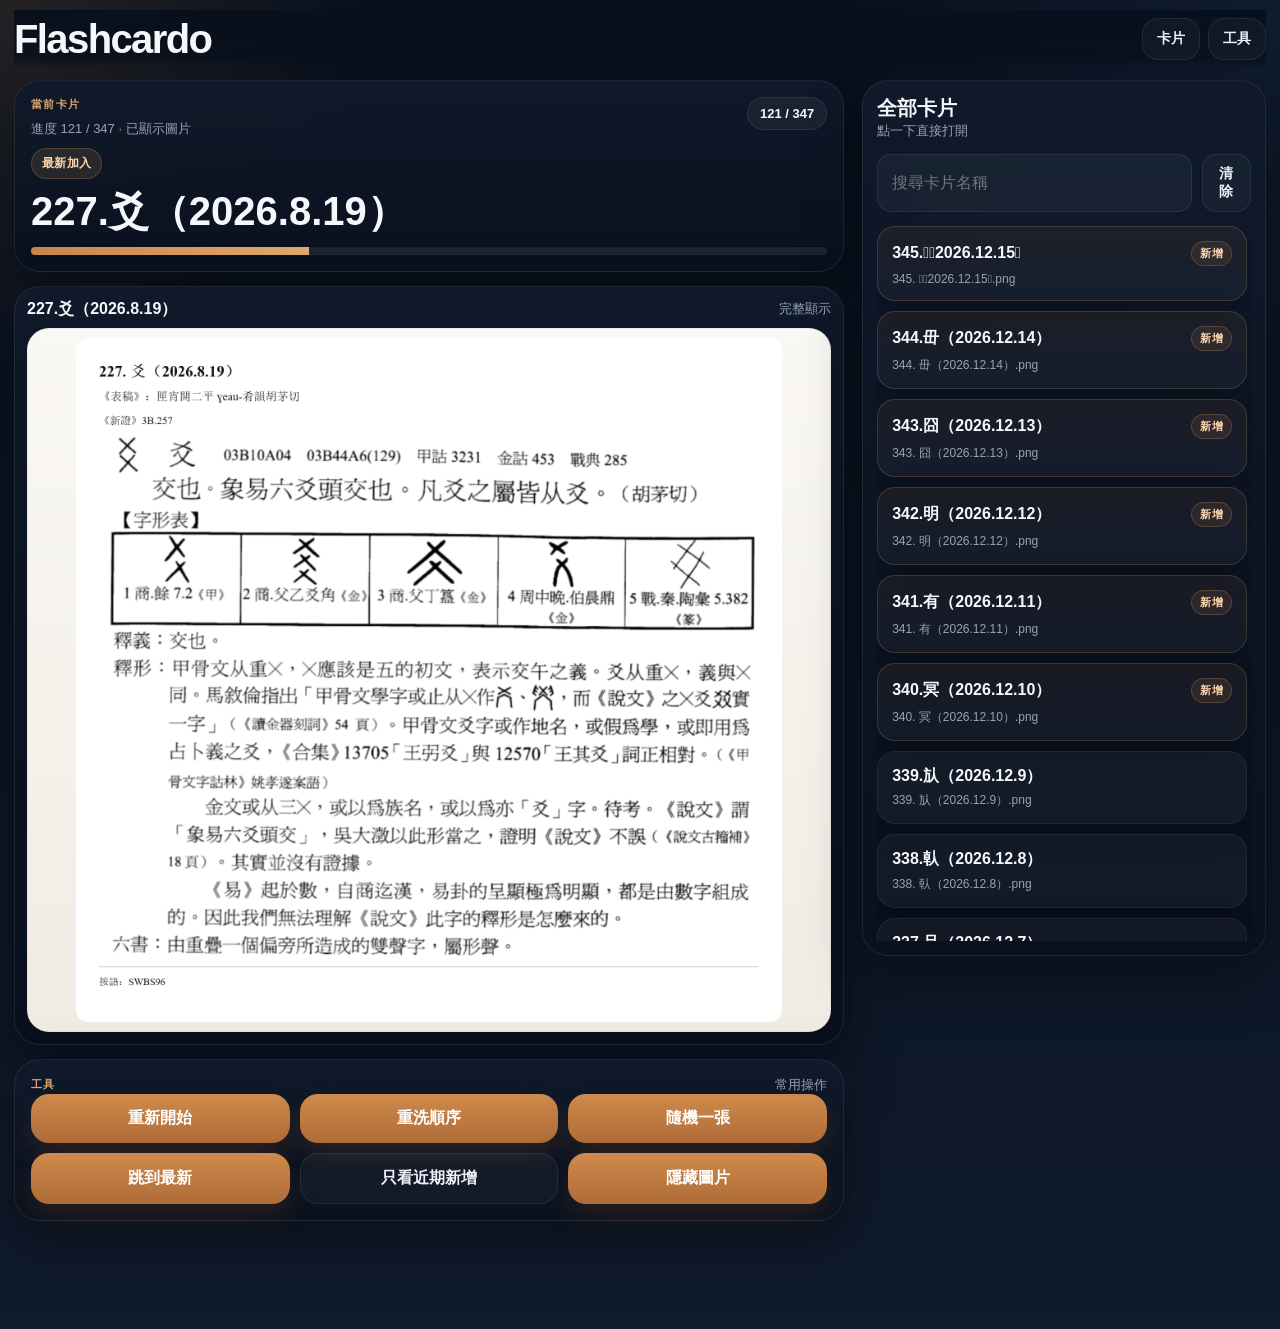
<file: index.html>
<!DOCTYPE html>
<html lang="zh-Hant">
<head>
  <meta charset="UTF-8">
  <meta name="viewport" content="width=device-width, initial-scale=1, viewport-fit=cover, user-scalable=yes">
  <meta name="theme-color" content="#0d1524">
  <meta name="apple-mobile-web-app-capable" content="yes">
  <meta name="apple-mobile-web-app-status-bar-style" content="black-translucent">
  <meta name="apple-mobile-web-app-title" content="Flashcardo">
  <meta name="mobile-web-app-capable" content="yes">
  <link rel="manifest" href="manifest.webmanifest">
  <link rel="icon" type="image/png" sizes="192x192" href="icons/icon-192.png">
  <link rel="apple-touch-icon" href="icons/apple-touch-icon.png">
  <title>Flashcardo</title>
  <link rel="stylesheet" href="styles.css">
</head>
<body>
  <div class="app-shell">
    <header class="topbar compact-topbar">
      <div class="topbar-main compact-title-row">
        <h1>Flashcardo</h1>
      </div>
      <div class="topbar-actions compact-actions">
        <button id="toggleListBtn" class="ghost-btn compact-btn" type="button">卡片</button>
        <button id="toggleToolsBtn" class="ghost-btn compact-btn" type="button">工具</button>
      </div>
    </header>

    <main class="layout">
      <section class="main-panel">
        <div class="prompt-card tappable" id="promptCard">
          <div class="prompt-head">
            <div>
              <div class="label">當前卡片</div>
              <div id="quizInfo" class="subtle">尚未開始</div>
            </div>
            <div class="pill" id="cardCounter">0 / 0</div>
          </div>
          <div id="quizPrompt" class="prompt-text">按「開始」進入測驗</div>
          <div class="progress-track" aria-hidden="true">
            <div id="progressFill" class="progress-fill"></div>
          </div>
        </div>

        <div class="viewer-card">
          <div class="viewer-topline">
            <span id="viewerTitle">圖片</span>
            <span id="viewerMeta" class="subtle">完整顯示</span>
          </div>
          <div id="imageViewport" class="image-viewport">
            <div id="imageStage" class="image-stage">
              <div class="placeholder">尚未顯示圖片</div>
            </div>
          </div>
        </div>

        <div id="toolsCard" class="controls-card hidden-mobile-panel">
          <div class="controls-head">
            <div class="label no-margin">工具</div>
            <div class="subtle">常用操作</div>
          </div>
          <div class="button-grid refined-grid">
            <button id="startBtn" type="button">重新開始</button>
            <button id="shuffleBtn" type="button">重洗順序</button>
            <button id="randomBtn" type="button">隨機一張</button>
            <button id="latestBtn" type="button">跳到最新</button>
            <button id="recentBtn" type="button" class="ghost-btn">只看近期新增</button>
            <button id="hideBtn" type="button">隱藏圖片</button>
          </div>
        </div>
      </section>

      <aside id="listPanel" class="list-panel" aria-hidden="true">
        <div class="list-header">
          <div>
            <h2>全部卡片</h2>
            <div class="subtle">點一下直接打開</div>
          </div>
          <button id="closeListBtn" class="ghost-btn small-btn" type="button">關閉</button>
        </div>
        <div class="search-row">
          <input id="searchInput" type="search" placeholder="搜尋卡片名稱">
          <button id="clearSearchBtn" class="ghost-btn small-btn" type="button">清除</button>
        </div>
        <div id="cards" class="cards-list"></div>
      </aside>

      <div id="drawerBackdrop" class="drawer-backdrop hidden"></div>
    </main>

    <nav class="mobile-action-bar" aria-label="主要操作">
      <button id="mobilePrevBtn" type="button">上一張</button>
      <button id="mobileRevealBtn" type="button" class="accent-strong">顯示圖片</button>
      <button id="mobileNextBtn" type="button">下一張</button>
    </nav>
  </div>

  <script>window.__FLASHCARDO_CARDS__ = [{"id": 345, "name": "345. 𢎘（2026.12.15）.png", "title": "345.𢎘（2026.12.15）", "src": "images/345.%20%F0%A2%8E%98%EF%BC%882026.12.15%EF%BC%89.png"}, {"id": 344, "name": "344. 毌（2026.12.14）.png", "title": "344.毌（2026.12.14）", "src": "images/344.%20%E6%AF%8C%EF%BC%882026.12.14%EF%BC%89.png"}, {"id": 343, "name": "343. 囧（2026.12.13）.png", "title": "343.囧（2026.12.13）", "src": "images/343.%20%E5%9B%A7%EF%BC%882026.12.13%EF%BC%89.png"}, {"id": 342, "name": "342. 明（2026.12.12）.png", "title": "342.明（2026.12.12）", "src": "images/342.%20%E6%98%8E%EF%BC%882026.12.12%EF%BC%89.png"}, {"id": 341, "name": "341. 有（2026.12.11）.png", "title": "341.有（2026.12.11）", "src": "images/341.%20%E6%9C%89%EF%BC%882026.12.11%EF%BC%89.png"}, {"id": 340, "name": "340. 冥（2026.12.10）.png", "title": "340.冥（2026.12.10）", "src": "images/340.%20%E5%86%A5%EF%BC%882026.12.10%EF%BC%89.png"}, {"id": 339, "name": "339. 㫃（2026.12.9）.png", "title": "339.㫃（2026.12.9）", "src": "images/339.%20%E3%AB%83%EF%BC%882026.12.9%EF%BC%89.png"}, {"id": 338, "name": "338. 倝（2026.12.8）.png", "title": "338.倝（2026.12.8）", "src": "images/338.%20%E5%80%9D%EF%BC%882026.12.8%EF%BC%89.png"}, {"id": 337, "name": "337. 旦（2026.12.7）.png", "title": "337.旦（2026.12.7）", "src": "images/337.%20%E6%97%A6%EF%BC%882026.12.7%EF%BC%89.png"}, {"id": 336, "name": "336. 𨛜（2026.12.6）.png", "title": "336.𨛜（2026.12.6）", "src": "images/336.%20%F0%A8%9B%9C%EF%BC%882026.12.6%EF%BC%89.png"}, {"id": 335, "name": "335. 邑（2026.12.5）.png", "title": "335.邑（2026.12.5）", "src": "images/335.%20%E9%82%91%EF%BC%882026.12.5%EF%BC%89.png"}, {"id": 334, "name": "334. 貝（2026.12.4）.png", "title": "334.貝（2026.12.4）", "src": "images/334.%20%E8%B2%9D%EF%BC%882026.12.4%EF%BC%89.png"}, {"id": 333, "name": "333. 員（2026.12.3）.png", "title": "333.員（2026.12.3）", "src": "images/333.%20%E5%93%A1%EF%BC%882026.12.3%EF%BC%89.png"}, {"id": 332, "name": "332. 囗（2026.12.2）.png", "title": "332.囗（2026.12.2）", "src": "images/332.%20%E5%9B%97%EF%BC%882026.12.2%EF%BC%89.png"}, {"id": 331, "name": "331. 㯻（2026.12.1）.png", "title": "331.㯻（2026.12.1）", "src": "images/331.%20%E3%AF%BB%EF%BC%882026.12.1%EF%BC%89.png"}, {"id": 330, "name": "330. 束（2026.11.30）.png", "title": "330.束（2026.11.30）", "src": "images/330.%20%E6%9D%9F%EF%BC%882026.11.30%EF%BC%89.png"}, {"id": 329, "name": "329. 桼（2026.11.29）.png", "title": "329.桼（2026.11.29）", "src": "images/329.%20%E6%A1%BC%EF%BC%882026.11.29%EF%BC%89.png"}, {"id": 328, "name": "328. 巢（2026.11.28）.png", "title": "328.巢（2026.11.28）", "src": "images/328.%20%E5%B7%A2%EF%BC%882026.11.28%EF%BC%89.png"}, {"id": 327, "name": "327. 稽（2026.11.27）.png", "title": "327.稽（2026.11.27）", "src": "images/327.%20%E7%A8%BD%EF%BC%882026.11.27%EF%BC%89.png"}, {"id": 326, "name": "326. 𥝌（2026.11.26）.png", "title": "326.𥝌（2026.11.26）", "src": "images/326.%20%F0%A5%9D%8C%EF%BC%882026.11.26%EF%BC%89.png"}, {"id": 325, "name": "325. 華（2026.11.25）.png", "title": "325.華（2026.11.25）", "src": "images/325.%20%E8%8F%AF%EF%BC%882026.11.25%EF%BC%89.png"}, {"id": 324, "name": "324. 𠌶（2026.11.24）.png", "title": "324.𠌶（2026.11.24）", "src": "images/324.%20%F0%A0%8C%B6%EF%BC%882026.11.24%EF%BC%89.png"}, {"id": 323, "name": "323. 𠂹（2026.11.23）.png", "title": "323.𠂹（2026.11.23）", "src": "images/323.%20%F0%A0%82%B9%EF%BC%882026.11.23%EF%BC%89.png"}, {"id": 322, "name": "322. 乇（2026.11.22）.png", "title": "322.乇（2026.11.22）", "src": "images/322.%20%E4%B9%87%EF%BC%882026.11.22%EF%BC%89.png"}, {"id": 321, "name": "321. 生（2026.11.21）.png", "title": "321.生（2026.11.21）", "src": "images/321.%20%E7%94%9F%EF%BC%882026.11.21%EF%BC%89.png"}, {"id": 320, "name": "320. 𣎵（2026.11.20）.png", "title": "320.𣎵（2026.11.20）", "src": "images/320.%20%F0%A3%8E%B5%EF%BC%882026.11.20%EF%BC%89.png"}, {"id": 319, "name": "319. 出（2026.11.19）.png", "title": "319.出（2026.11.19）", "src": "images/319.%20%E5%87%BA%EF%BC%882026.11.19%EF%BC%89.png"}, {"id": 318, "name": "318. 帀（2026.11.18）.png", "title": "318.帀（2026.11.18）", "src": "images/318.%20%E5%B8%80%EF%BC%882026.11.18%EF%BC%89.png"}, {"id": 317, "name": "317. 叒（2026.11.17）.png", "title": "317.叒（2026.11.17）", "src": "images/317.%20%E5%8F%92%EF%BC%882026.11.17%EF%BC%89.png"}, {"id": 316, "name": "316. 才（2026.11.16）.png", "title": "316.才（2026.11.16）", "src": "images/316.%20%E6%89%8D%EF%BC%882026.11.16%EF%BC%89.png"}, {"id": 315, "name": "315. 林（2026.11.15）.png", "title": "315.林（2026.11.15）", "src": "images/315.%20%E6%9E%97%EF%BC%882026.11.15%EF%BC%89.png"}, {"id": 314, "name": "314. 東（2026.11.14）.png", "title": "314.東（2026.11.14）", "src": "images/314.%20%E6%9D%B1%EF%BC%882026.11.14%EF%BC%89.png"}, {"id": 313, "name": "313. 桀（2026.11.13）.png", "title": "313.桀（2026.11.13）", "src": "images/313.%20%E6%A1%80%EF%BC%882026.11.13%EF%BC%89.png"}, {"id": 312, "name": "312. 久（2026.11.12）.png", "title": "312.久（2026.11.12）", "src": "images/312.%20%E4%B9%85%EF%BC%882026.11.12%EF%BC%89.png"}, {"id": 311, "name": "311. 夂（2026.11.11）.png", "title": "311.夂（2026.11.11）", "src": "images/311.%20%E5%A4%82%EF%BC%882026.11.11%EF%BC%89.png"}, {"id": 310, "name": "310. 弟（2026.11.10）.png", "title": "310.弟（2026.11.10）", "src": "images/310.%20%E5%BC%9F%EF%BC%882026.11.10%EF%BC%89.png"}, {"id": 309, "name": "309. 韋（2026.11.9）.png", "title": "309.韋（2026.11.9）", "src": "images/309.%20%E9%9F%8B%EF%BC%882026.11.9%EF%BC%89.png"}, {"id": 308, "name": "308. 舜（2026.11.8）.png", "title": "308.舜（2026.11.8）", "src": "images/308.%20%E8%88%9C%EF%BC%882026.11.8%EF%BC%89.png"}, {"id": 307, "name": "307. 舛（2026.11.7）.png", "title": "307.舛（2026.11.7）", "src": "images/307.%20%E8%88%9B%EF%BC%882026.11.7%EF%BC%89.png"}, {"id": 306, "name": "306. 夊（2026.11.6）.png", "title": "306.夊（2026.11.6）", "src": "images/306.%20%E5%A4%8A%EF%BC%882026.11.6%EF%BC%89.png"}, {"id": 305, "name": "305. 麥（2026.11.5）.png", "title": "305.麥（2026.11.5）", "src": "images/305.%20%E9%BA%A5%EF%BC%882026.11.5%EF%BC%89.png"}, {"id": 304, "name": "304. 嗇（2026.11.4）.png", "title": "304.嗇（2026.11.4）", "src": "images/304.%20%E5%97%87%EF%BC%882026.11.4%EF%BC%89.png"}, {"id": 303, "name": "303. 㐭（2026.11.3）.png", "title": "303.㐭（2026.11.3）", "src": "images/303.%20%E3%90%AD%EF%BC%882026.11.3%EF%BC%89.png"}, {"id": 302, "name": "302. 畗（2026.11.2）.png", "title": "302.畗（2026.11.2）", "src": "images/302.%20%E7%95%97%EF%BC%882026.11.2%EF%BC%89.png"}, {"id": 301, "name": "301. 㫗（2026.11.1）.png", "title": "301.㫗（2026.11.1）", "src": "images/301.%20%E3%AB%97%EF%BC%882026.11.1%EF%BC%89.png"}, {"id": 300, "name": "300. 亯（2026.10.31）.png", "title": "300.亯（2026.10.31）", "src": "images/300.%20%E4%BA%AF%EF%BC%882026.10.31%EF%BC%89.png"}, {"id": 299, "name": "299. 京（2026.10.30）.png", "title": "299.京（2026.10.30）", "src": "images/299.%20%E4%BA%AC%EF%BC%882026.10.30%EF%BC%89.png"}, {"id": 298, "name": "298. 𩫖（2026.10.29）.png", "title": "298.𩫖（2026.10.29）", "src": "images/298.%20%F0%A9%AB%96%EF%BC%882026.10.29%EF%BC%89.png"}, {"id": 297, "name": "297. 冂（2026.10.28）.png", "title": "297.冂（2026.10.28）", "src": "images/297.%20%E5%86%82%EF%BC%882026.10.28%EF%BC%89.png"}, {"id": 296, "name": "296. 高（2026.10.27）.png", "title": "296.高（2026.10.27）", "src": "images/296.%20%E9%AB%98%EF%BC%882026.10.27%EF%BC%89.png"}, {"id": 295, "name": "295. 矢（2026.10.26）.png", "title": "295.矢（2026.10.26）", "src": "images/295.%20%E7%9F%A2%EF%BC%882026.10.26%EF%BC%89.png"}, {"id": 294, "name": "294. 缶（2026.10.25）.png", "title": "294.缶（2026.10.25）", "src": "images/294.%20%E7%BC%B6%EF%BC%882026.10.25%EF%BC%89.png"}, {"id": 293, "name": "293. 入（2026.10.24）.png", "title": "293.入（2026.10.24）", "src": "images/293.%20%E5%85%A5%EF%BC%882026.10.24%EF%BC%89.png"}, {"id": 292, "name": "292. 倉（2026.10.23）.png", "title": "292.倉（2026.10.23）", "src": "images/292.%20%E5%80%89%EF%BC%882026.10.23%EF%BC%89.png"}, {"id": 291, "name": "291. 會（2026.10.22）.png", "title": "291.會（2026.10.22）", "src": "images/291.%20%E6%9C%83%EF%BC%882026.10.22%EF%BC%89.png"}, {"id": 290, "name": "290. 亼（2026.10.21）.png", "title": "290.亼（2026.10.21）", "src": "images/290.%20%E4%BA%BC%EF%BC%882026.10.21%EF%BC%89.png"}, {"id": 289, "name": "289. 鬯（2026.10.20）.png", "title": "289.鬯（2026.10.20）", "src": "images/289.%20%E9%AC%AF%EF%BC%882026.10.20%EF%BC%89.png"}, {"id": 288, "name": "288. 皀（2026.10.19）.png", "title": "288.皀（2026.10.19）", "src": "images/288.%20%E7%9A%80%EF%BC%882026.10.19%EF%BC%89.png"}, {"id": 287, "name": "287. 井（2026.10.18）.png", "title": "287.井（2026.10.18）", "src": "images/287.%20%E4%BA%95%EF%BC%882026.10.18%EF%BC%89.png"}, {"id": 286, "name": "286. 丹（2026.10.17）.png", "title": "286.丹（2026.10.17）", "src": "images/286.%20%E4%B8%B9%EF%BC%882026.10.17%EF%BC%89.png"}, {"id": 285, "name": "285. 丶（2026.10.16）.png", "title": "285.丶（2026.10.16）", "src": "images/285.%20%E4%B8%B6%EF%BC%882026.10.16%EF%BC%89.png"}, {"id": 284, "name": "284. 去（2026.10.15）.png", "title": "284.去（2026.10.15）", "src": "images/284.%20%E5%8E%BB%EF%BC%882026.10.15%EF%BC%89.png"}, {"id": 283, "name": "283. 𠙴（2026.10.14）.png", "title": "283.𠙴（2026.10.14）", "src": "images/283.%20%F0%A0%99%B4%EF%BC%882026.10.14%EF%BC%89.png"}, {"id": 282, "name": "282. 皿（2026.10.13）.png", "title": "282.皿（2026.10.13）", "src": "images/282.%20%E7%9A%BF%EF%BC%882026.10.13%EF%BC%89.png"}, {"id": 281, "name": "281. 虤（2026.10.12）.png", "title": "281.虤（2026.10.12）", "src": "images/281.%20%E8%99%A4%EF%BC%882026.10.12%EF%BC%89.png"}, {"id": 280, "name": "280. 虎（2026.10.11）.png", "title": "280.虎（2026.10.11）", "src": "images/280.%20%E8%99%8E%EF%BC%882026.10.11%EF%BC%89.png"}, {"id": 279, "name": "279. 虍（2026.10.10）.png", "title": "279.虍（2026.10.10）", "src": "images/279.%20%E8%99%8D%EF%BC%882026.10.10%EF%BC%89.png"}, {"id": 278, "name": "278. 䖒（2026.10.9）.png", "title": "278.䖒（2026.10.9）", "src": "images/278.%20%E4%96%92%EF%BC%882026.10.9%EF%BC%89.png"}, {"id": 277, "name": "277. 豐（2026.10.8）.png", "title": "277.豐（2026.10.8）", "src": "images/277.%20%E8%B1%90%EF%BC%882026.10.8%EF%BC%89.png"}, {"id": 276, "name": "276. 豊（2026.10.7）.png", "title": "276.豊（2026.10.7）", "src": "images/276.%20%E8%B1%8A%EF%BC%882026.10.7%EF%BC%89.png"}, {"id": 275, "name": "275. 豆（2026.10.6）.png", "title": "275.豆（2026.10.6）", "src": "images/275.%20%E8%B1%86%EF%BC%882026.10.6%EF%BC%89.png"}, {"id": 274, "name": "274. 鼓（2026.10.5）.png", "title": "274.鼓（2026.10.5）", "src": "images/274.%20%E9%BC%93%EF%BC%882026.10.5%EF%BC%89.png"}, {"id": 273, "name": "273. 壴（2026.10.4）.png", "title": "273.壴（2026.10.4）", "src": "images/273.%20%E5%A3%B4%EF%BC%882026.10.4%EF%BC%89.png"}, {"id": 272, "name": "272. 喜（2026.10.3）.png", "title": "272.喜（2026.10.3）", "src": "images/272.%20%E5%96%9C%EF%BC%882026.10.3%EF%BC%89.png"}, {"id": 271, "name": "271. 旨（2026.10.2）.png", "title": "271.旨（2026.10.2）", "src": "images/271.%20%E6%97%A8%EF%BC%882026.10.2%EF%BC%89.png"}, {"id": 270, "name": "270. 号（2026.10.1）.png", "title": "270.号（2026.10.1）", "src": "images/270.%20%E5%8F%B7%EF%BC%882026.10.1%EF%BC%89.png"}, {"id": 269, "name": "269. 丂（2026.9.30）.png", "title": "269.丂（2026.9.30）", "src": "images/269.%20%E4%B8%82%EF%BC%882026.9.30%EF%BC%89.png"}, {"id": 268, "name": "268. 甘（2026.9.29）.png", "title": "268.甘（2026.9.29）", "src": "images/268.%20%E7%94%98%EF%BC%882026.9.29%EF%BC%89.png"}, {"id": 267, "name": "267. 巫（2026.9.28）.png", "title": "267.巫（2026.9.28）", "src": "images/267.%20%E5%B7%AB%EF%BC%882026.9.28%EF%BC%89.png"}, {"id": 266, "name": "266. 㠭（2026.9.27）.png", "title": "266.㠭（2026.9.27）", "src": "images/266.%20%E3%A0%AD%EF%BC%882026.9.27%EF%BC%89.png"}, {"id": 265, "name": "265. 工（2026.9.26）.png", "title": "265.工（2026.9.26）", "src": "images/265.%20%E5%B7%A5%EF%BC%882026.9.26%EF%BC%89.png"}, {"id": 264, "name": "264. 左（2026.9.25）.png", "title": "264.左（2026.9.25）", "src": "images/264.%20%E5%B7%A6%EF%BC%882026.9.25%EF%BC%89.png"}, {"id": 263, "name": "263. 丌（2026.9.24）.png", "title": "263.丌（2026.9.24）", "src": "images/263.%20%E4%B8%8C%EF%BC%882026.9.24%EF%BC%89.png"}, {"id": 262, "name": "262. 竹（2026.9.23）.png", "title": "262.竹（2026.9.23）", "src": "images/262.%20%E7%AB%B9%EF%BC%882026.9.23%EF%BC%89.png"}, {"id": 261, "name": "261. 耒（2026.9.22）.png", "title": "261.耒（2026.9.22）", "src": "images/261.%20%E8%80%92%EF%BC%882026.9.22%EF%BC%89.png"}, {"id": 260, "name": "260. 丯（2026.9.21）.png", "title": "260.丯（2026.9.21）", "src": "images/260.%20%E4%B8%AF%EF%BC%882026.9.21%EF%BC%89.png"}, {"id": 259, "name": "259. 𠛉（2026.9.20）.png", "title": "259.𠛉（2026.9.20）", "src": "images/259.%20%F0%A0%9B%89%EF%BC%882026.9.20%EF%BC%89.png"}, {"id": 258, "name": "258. 刃（2026.9.19）.png", "title": "258.刃（2026.9.19）", "src": "images/258.%20%E5%88%83%EF%BC%882026.9.19%EF%BC%89.png"}, {"id": 257, "name": "257. 刀（2026.9.18）.png", "title": "257.刀（2026.9.18）", "src": "images/257.%20%E5%88%80%EF%BC%882026.9.18%EF%BC%89.png"}, {"id": 256, "name": "256. 筋（2026.9.17）.png", "title": "256.筋（2026.9.17）", "src": "images/256.%20%E7%AD%8B%EF%BC%882026.9.17%EF%BC%89.png"}, {"id": 255, "name": "255. 歺（2026.9.16）.png", "title": "255.歺（2026.9.16）", "src": "images/255.%20%E6%AD%BA%EF%BC%882026.9.16%EF%BC%89.png"}, {"id": 254, "name": "254. 𣦼（2026.9.15）.png", "title": "254.𣦼（2026.9.15）", "src": "images/254.%20%F0%A3%A6%BC%EF%BC%882026.9.15%EF%BC%89.png"}, {"id": 253, "name": "253. 𠬪（2026.9.14）.png", "title": "253.𠬪（2026.9.14）", "src": "images/253.%20%F0%A0%AC%AA%EF%BC%882026.9.14%EF%BC%89.png"}, {"id": 252, "name": "252. 予（2026.9.13）.png", "title": "252.予（2026.9.13）", "src": "images/252.%20%E4%BA%88%EF%BC%882026.9.13%EF%BC%89.png"}, {"id": 251, "name": "251. 放（2026.9.12）.png", "title": "251.放（2026.9.12）", "src": "images/251.%20%E6%94%BE%EF%BC%882026.9.12%EF%BC%89.png"}, {"id": 250, "name": "250. 玄（2026.9.11）.png", "title": "250.玄（2026.9.11）", "src": "images/250.%20%E7%8E%84%EF%BC%882026.9.11%EF%BC%89.png"}, {"id": 249, "name": "249. 叀（2026.9.10）.png", "title": "249.叀（2026.9.10）", "src": "images/249.%20%E5%8F%80%EF%BC%882026.9.10%EF%BC%89.png"}, {"id": 248, "name": "248. 𢆶（2026.9.9）.png", "title": "248.𢆶（2026.9.9）", "src": "images/248.%20%F0%A2%86%B6%EF%BC%882026.9.9%EF%BC%89.png"}, {"id": 247, "name": "247. 幺（2026.9.8）.png", "title": "247.幺（2026.9.8）", "src": "images/247.%20%E5%B9%BA%EF%BC%882026.9.8%EF%BC%89.png"}, {"id": 246, "name": "246. 冓（2026.9.7）.png", "title": "246.冓（2026.9.7）", "src": "images/246.%20%E5%86%93%EF%BC%882026.9.7%EF%BC%89.png"}, {"id": 245, "name": "245. 𠦒（2026.9.6）.png", "title": "245.𠦒（2026.9.6）", "src": "images/245.%20%F0%A0%A6%92%EF%BC%882026.9.6%EF%BC%89.png"}, {"id": 244, "name": "244. 雥（2026.9.5）.png", "title": "244.雥（2026.9.5）", "src": "images/244.%20%E9%9B%A5%EF%BC%882026.9.5%EF%BC%89.png"}, {"id": 243, "name": "243. 雔（2026.9.4）.png", "title": "243.雔（2026.9.4）", "src": "images/243.%20%E9%9B%94%EF%BC%882026.9.4%EF%BC%89.png"}, {"id": 242, "name": "242. 瞿（2026.9.3）.png", "title": "242.瞿（2026.9.3）", "src": "images/242.%20%E7%9E%BF%EF%BC%882026.9.3%EF%BC%89.png"}, {"id": 241, "name": "241. 羴（2026.9.2）.png", "title": "241.羴（2026.9.2）", "src": "images/241.%20%E7%BE%B4%EF%BC%882026.9.2%EF%BC%89.png"}, {"id": 240, "name": "240. 羊（2026.9.1）.png", "title": "240.羊（2026.9.1）", "src": "images/240.%20%E7%BE%8A%EF%BC%882026.9.1%EF%BC%89.png"}, {"id": 239, "name": "239. 苜（2026.8.31）.png", "title": "239.苜（2026.8.31）", "src": "images/239.%20%E8%8B%9C%EF%BC%882026.8.31%EF%BC%89.png"}, {"id": 238, "name": "238. 𦫳（2026.8.30）.png", "title": "238.𦫳（2026.8.30）", "src": "images/238.%20%F0%A6%AB%B3%EF%BC%882026.8.30%EF%BC%89.png"}, {"id": 237, "name": "237. 萑（2026.8.29）.png", "title": "237.萑（2026.8.29）", "src": "images/237.%20%E8%90%91%EF%BC%882026.8.29%EF%BC%89.png"}, {"id": 236, "name": "236. 奞（2026.8.28）.png", "title": "236.奞（2026.8.28）", "src": "images/236.%20%E5%A5%9E%EF%BC%882026.8.28%EF%BC%89.png"}, {"id": 235, "name": "235. 習（2026.8.27）.png", "title": "235.習（2026.8.27）", "src": "images/235.%20%E7%BF%92%EF%BC%882026.8.27%EF%BC%89.png"}, {"id": 234, "name": "234. 皕（2026.8.26）.png", "title": "234.皕（2026.8.26）", "src": "images/234.%20%E7%9A%95%EF%BC%882026.8.26%EF%BC%89.png"}, {"id": 233, "name": "233. 盾（2026.8.25）.png", "title": "233.盾（2026.8.25）", "src": "images/233.%20%E7%9B%BE%EF%BC%882026.8.25%EF%BC%89.png"}, {"id": 232, "name": "232. 眉（2026.8.24）.png", "title": "232.眉（2026.8.24）", "src": "images/232.%20%E7%9C%89%EF%BC%882026.8.24%EF%BC%89.png"}, {"id": 346, "name": "232. 眉（2026.8.23）.png", "title": "232.眉（2026.8.23）", "src": "images/232.%20%E7%9C%89%EF%BC%882026.8.23%EF%BC%89.png"}, {"id": 231, "name": "231. 䀠（2026.8.23）.png", "title": "231.䀠（2026.8.23）", "src": "images/231.%20%E4%80%A0%EF%BC%882026.8.23%EF%BC%89.png"}, {"id": 230, "name": "230. 𥄎（2026.8.22）.png", "title": "230.𥄎（2026.8.22）", "src": "images/230.%20%F0%A5%84%8E%EF%BC%882026.8.22%EF%BC%89.png"}, {"id": 229, "name": "229. 㸚（2026.8.21）.png", "title": "229.㸚（2026.8.21）", "src": "images/229.%20%E3%B8%9A%EF%BC%882026.8.21%EF%BC%89.png"}, {"id": 228, "name": "228. 爻（2026.8.20）.png", "title": "228.爻（2026.8.20）", "src": "images/228.%20%E7%88%BB%EF%BC%882026.8.20%EF%BC%89.png"}, {"id": 227, "name": "227. 用（2026.8.19）.png", "title": "227.用（2026.8.19）", "src": "images/227.%20%E7%94%A8%EF%BC%882026.8.19%EF%BC%89.png"}, {"id": 347, "name": "227. 爻（2026.8.19）.png", "title": "227.爻（2026.8.19）", "src": "images/227.%20%E7%88%BB%EF%BC%882026.8.19%EF%BC%89.png"}, {"id": 226, "name": "226. 卜（2026.8.18）.png", "title": "226.卜（2026.8.18）", "src": "images/226.%20%E5%8D%9C%EF%BC%882026.8.18%EF%BC%89.png"}, {"id": 225, "name": "225. 教（2026.8.17）.png", "title": "225.教（2026.8.17）", "src": "images/225.%20%E6%95%99%EF%BC%882026.8.17%EF%BC%89.png"}, {"id": 224, "name": "224. 攴（2026.8.16）.png", "title": "224.攴（2026.8.16）", "src": "images/224.%20%E6%94%B4%EF%BC%882026.8.16%EF%BC%89.png"}, {"id": 223, "name": "223. 㼱（2026.8.15）.png", "title": "223.㼱（2026.8.15）", "src": "images/223.%20%E3%BC%B1%EF%BC%882026.8.15%EF%BC%89.png"}, {"id": 222, "name": "222. 寸（2026.8.14）.png", "title": "222.寸（2026.8.14）", "src": "images/222.%20%E5%AF%B8%EF%BC%882026.8.14%EF%BC%89.png"}, {"id": 221, "name": "221. 几（2026.8.13）.png", "title": "221.几（2026.8.13）", "src": "images/221.%20%E5%87%A0%EF%BC%882026.8.13%EF%BC%89.png"}, {"id": 220, "name": "220. 殳（2026.8.12）.png", "title": "220.殳（2026.8.12）", "src": "images/220.%20%E6%AE%B3%EF%BC%882026.8.12%EF%BC%89.png"}, {"id": 219, "name": "219. 臣（2026.8.11）.png", "title": "219.臣（2026.8.11）", "src": "images/219.%20%E8%87%A3%EF%BC%882026.8.11%EF%BC%89.png"}, {"id": 218, "name": "218. 臤（2026.8.10）.png", "title": "218.臤（2026.8.10）", "src": "images/218.%20%E8%87%A4%EF%BC%882026.8.10%EF%BC%89.png"}, {"id": 217, "name": "217. 隶（2026.8.9）.png", "title": "217.隶（2026.8.9）", "src": "images/217.%20%E9%9A%B6%EF%BC%882026.8.9%EF%BC%89.png"}, {"id": 216, "name": "216. 畫（2026.8.8）.png", "title": "216.畫（2026.8.8）", "src": "images/216.%20%E7%95%AB%EF%BC%882026.8.8%EF%BC%89.png"}, {"id": 215, "name": "215. 𦘒（2026.8.7）.png", "title": "215.𦘒（2026.8.7）", "src": "images/215.%20%F0%A6%98%92%EF%BC%882026.8.7%EF%BC%89.png"}, {"id": 214, "name": "214. 支（2026.8.6）.png", "title": "214.支（2026.8.6）", "src": "images/214.%20%E6%94%AF%EF%BC%882026.8.6%EF%BC%89.png"}, {"id": 213, "name": "213. 史（2026.8.5）.png", "title": "213.史（2026.8.5）", "src": "images/213.%20%E5%8F%B2%EF%BC%882026.8.5%EF%BC%89.png"}, {"id": 212, "name": "212. （2026.8.4）.png", "title": "212.（2026.8.4）", "src": "images/212.%20%EE%A0%96%EF%BC%882026.8.4%EF%BC%89.png"}, {"id": 211, "name": "211. 鬥（2026.8.3）.png", "title": "211.鬥（2026.8.3）", "src": "images/211.%20%E9%AC%A5%EF%BC%882026.8.3%EF%BC%89.png"}, {"id": 210, "name": "210. 丮（2026.8.2）.png", "title": "210.丮（2026.8.2）", "src": "images/210.%20%E4%B8%AE%EF%BC%882026.8.2%EF%BC%89.png"}, {"id": 209, "name": "209. 䰜（2026.8.1）.png", "title": "209.䰜（2026.8.1）", "src": "images/209.%20%E4%B0%9C%EF%BC%882026.8.1%EF%BC%89.png"}, {"id": 208, "name": "208. 鬲（2026.7.31）.png", "title": "208.鬲（2026.7.31）", "src": "images/208.%20%E9%AC%B2%EF%BC%882026.7.31%EF%BC%89.png"}, {"id": 207, "name": "207. 爨（2026.7.30）.png", "title": "207.爨（2026.7.30）", "src": "images/207.%20%E7%88%A8%EF%BC%882026.7.30%EF%BC%89.png"}, {"id": 206, "name": "206. 晨（2026.7.29）.png", "title": "206.晨（2026.7.29）", "src": "images/206.%20%E6%99%A8%EF%BC%882026.7.29%EF%BC%89.png"}, {"id": 205, "name": "205. 𦥑（2026.7.28）.png", "title": "205.𦥑（2026.7.28）", "src": "images/205.%20%F0%A6%A5%91%EF%BC%882026.7.28%EF%BC%89.png"}, {"id": 204, "name": "204. 舁（2026.7.27）.png", "title": "204.舁（2026.7.27）", "src": "images/204.%20%E8%88%81%EF%BC%882026.7.27%EF%BC%89.png"}, {"id": 203, "name": "203. 異（2026.7.26）.png", "title": "203.異（2026.7.26）", "src": "images/203.%20%E7%95%B0%EF%BC%882026.7.26%EF%BC%89.png"}, {"id": 202, "name": "202. 共（2026.7.25）.png", "title": "202.共（2026.7.25）", "src": "images/202.%20%E5%85%B1%EF%BC%882026.7.25%EF%BC%89.png"}, {"id": 201, "name": "201. 癶（2026.7.24）.png", "title": "201.癶（2026.7.24）", "src": "images/201.%20%E7%99%B6%EF%BC%882026.7.24%EF%BC%89.png"}, {"id": 200, "name": "200. 廾（2026.7.23）.png", "title": "200.廾（2026.7.23）", "src": "images/200.%20%E5%BB%BE%EF%BC%882026.7.23%EF%BC%89.png"}, {"id": 199, "name": "199. 菐（2026.7.22）.png", "title": "199.菐（2026.7.22）", "src": "images/199.%20%E8%8F%90%EF%BC%882026.7.22%EF%BC%89.png"}, {"id": 198, "name": "198. 丵（2026.7.21）.png", "title": "198.丵（2026.7.21）", "src": "images/198.%20%E4%B8%B5%EF%BC%882026.7.21%EF%BC%89.png"}, {"id": 197, "name": "197. 䇂（2026.7.20）.png", "title": "197.䇂（2026.7.20）", "src": "images/197.%20%E4%87%82%EF%BC%882026.7.20%EF%BC%89.png"}, {"id": 196, "name": "196. 音（2026.7.19）.png", "title": "196.音（2026.7.19）", "src": "images/196.%20%E9%9F%B3%EF%BC%882026.7.19%EF%BC%89.png"}, {"id": 195, "name": "195. 誩（2026.7.18）.png", "title": "195.誩（2026.7.18）", "src": "images/195.%20%E8%AA%A9%EF%BC%882026.7.18%EF%BC%89.png"}, {"id": 194, "name": "194. 言（2026.7.17）.png", "title": "194.言（2026.7.17）", "src": "images/194.%20%E8%A8%80%EF%BC%882026.7.17%EF%BC%89.png"}, {"id": 193, "name": "193. 卅（2026.7.16）.png", "title": "193.卅（2026.7.16）", "src": "images/193.%20%E5%8D%85%EF%BC%882026.7.16%EF%BC%89.png"}, {"id": 192, "name": "192. 十（2026.7.15）.png", "title": "192.十（2026.7.15）", "src": "images/192.%20%E5%8D%81%EF%BC%882026.7.15%EF%BC%89.png"}, {"id": 191, "name": "191. 古（2026.7.14）.png", "title": "191.古（2026.7.14）", "src": "images/191.%20%E5%8F%A4%EF%BC%882026.7.14%EF%BC%89.png"}, {"id": 190, "name": "190. 丩（2026.7.13）.png", "title": "190.丩（2026.7.13）", "src": "images/190.%20%E4%B8%A9%EF%BC%882026.7.13%EF%BC%89.png"}, {"id": 189, "name": "189. 句（2026.7.12）.png", "title": "189.句（2026.7.12）", "src": "images/189.%20%E5%8F%A5%EF%BC%882026.7.12%EF%BC%89.png"}, {"id": 188, "name": "188. 㕯（2026.7.11）.png", "title": "188.㕯（2026.7.11）", "src": "images/188.%20%E3%95%AF%EF%BC%882026.7.11%EF%BC%89.png"}, {"id": 187, "name": "187. 𧮫（2026.7.10）.png", "title": "187.𧮫（2026.7.10）", "src": "images/187.%20%F0%A7%AE%AB%EF%BC%882026.7.10%EF%BC%89.png"}, {"id": 186, "name": "186. 干（2026.7.9）.png", "title": "186.干（2026.7.9）", "src": "images/186.%20%E5%B9%B2%EF%BC%882026.7.9%EF%BC%89.png"}, {"id": 185, "name": "185. 㗊（2026.7.8）.png", "title": "185.㗊（2026.7.8）", "src": "images/185.%20%E3%97%8A%EF%BC%882026.7.8%EF%BC%89.png"}, {"id": 184, "name": "184. 冊（2026.7.7）.png", "title": "184.冊（2026.7.7）", "src": "images/184.%20%E5%86%8A%EF%BC%882026.7.7%EF%BC%89.png"}, {"id": 183, "name": "183. 龠（2026.7.6）.png", "title": "183.龠（2026.7.6）", "src": "images/183.%20%E9%BE%A0%EF%BC%882026.7.6%EF%BC%89.png"}, {"id": 182, "name": "182. 品（2026.7.5）.png", "title": "182.品（2026.7.5）", "src": "images/182.%20%E5%93%81%EF%BC%882026.7.5%EF%BC%89.png"}, {"id": 181, "name": "181. 㢟（2026.7.4）.png", "title": "181.㢟（2026.7.4）", "src": "images/181.%20%E3%A2%9F%EF%BC%882026.7.4%EF%BC%89.png"}, {"id": 180, "name": "180. 廴（2026.7.3）.png", "title": "180.廴（2026.7.3）", "src": "images/180.%20%E5%BB%B4%EF%BC%882026.7.3%EF%BC%89.png"}, {"id": 179, "name": "179. 彳（2026.7.2）.png", "title": "179.彳（2026.7.2）", "src": "images/179.%20%E5%BD%B3%EF%BC%882026.7.2%EF%BC%89.png"}, {"id": 178, "name": "178. 辵（2026.7.1）.png", "title": "178.辵（2026.7.1）", "src": "images/178.%20%E8%BE%B5%EF%BC%882026.7.1%EF%BC%89.png"}, {"id": 177, "name": "177. 是（2026.6.30）.png", "title": "177.是（2026.6.30）", "src": "images/177.%20%E6%98%AF%EF%BC%882026.6.30%EF%BC%89.png"}, {"id": 176, "name": "176. 正（2026.6.29）.png", "title": "176.正（2026.6.29）", "src": "images/176.%20%E6%AD%A3%EF%BC%882026.6.29%EF%BC%89.png"}, {"id": 175, "name": "175. 步（2026.6.28）.png", "title": "175.步（2026.6.28）", "src": "images/175.%20%E6%AD%A5%EF%BC%882026.6.28%EF%BC%89.png"}, {"id": 174, "name": "174. 癶（2026.6.27）.png", "title": "174.癶（2026.6.27）", "src": "images/174.%20%E7%99%B6%EF%BC%882026.6.27%EF%BC%89.png"}, {"id": 173, "name": "173. 走（2026.6.26）.png", "title": "173.走（2026.6.26）", "src": "images/173.%20%E8%B5%B0%EF%BC%882026.6.26%EF%BC%89.png"}, {"id": 172, "name": "172. 哭（2026.6.25）.png", "title": "172.哭（2026.6.25）", "src": "images/172.%20%E5%93%AD%EF%BC%882026.6.25%EF%BC%89.png"}, {"id": 171, "name": "171. 吅（2026.6.24）.png", "title": "171.吅（2026.6.24）", "src": "images/171.%20%E5%90%85%EF%BC%882026.6.24%EF%BC%89.png"}, {"id": 170, "name": "170. 凵（2026.6.23）.png", "title": "170.凵（2026.6.23）", "src": "images/170.%20%E5%87%B5%EF%BC%882026.6.23%EF%BC%89.png"}, {"id": 169, "name": "169. 告（2026.6.22）.png", "title": "169.告（2026.6.22）", "src": "images/169.%20%E5%91%8A%EF%BC%882026.6.22%EF%BC%89.png"}, {"id": 168, "name": "168. 犛（2026.6.21）.png", "title": "168.犛（2026.6.21）", "src": "images/168.%20%E7%8A%9B%EF%BC%882026.6.21%EF%BC%89.png"}, {"id": 167, "name": "167. 牛（2026.6.20）.png", "title": "167.牛（2026.6.20）", "src": "images/167.%20%E7%89%9B%EF%BC%882026.6.20%EF%BC%89.png"}, {"id": 166, "name": "166. 半（2026.6.19）.png", "title": "166.半（2026.6.19）", "src": "images/166.%20%E5%8D%8A%EF%BC%882026.6.19%EF%BC%89.png"}, {"id": 165, "name": "165. 釆（2026.6.18）.png", "title": "165.釆（2026.6.18）", "src": "images/165.%20%E9%87%86%EF%BC%882026.6.18%EF%BC%89.png"}, {"id": 164, "name": "164. 八（2026.6.17）.png", "title": "164.八（2026.6.17）", "src": "images/164.%20%E5%85%AB%EF%BC%882026.6.17%EF%BC%89.png"}, {"id": 163, "name": "163. 茻（2026.6.16）.png", "title": "163.茻（2026.6.16）", "src": "images/163.%20%E8%8C%BB%EF%BC%882026.6.16%EF%BC%89.png"}, {"id": 162, "name": "162. 蓐（2026.6.15）.png", "title": "162.蓐（2026.6.15）", "src": "images/162.%20%E8%93%90%EF%BC%882026.6.15%EF%BC%89.png"}, {"id": 161, "name": "161. 艸（2026.6.14）.png", "title": "161.艸（2026.6.14）", "src": "images/161.%20%E8%89%B8%EF%BC%882026.6.14%EF%BC%89.png"}, {"id": 160, "name": "160. 屮（2026.6.13）.png", "title": "160.屮（2026.6.13）", "src": "images/160.%20%E5%B1%AE%EF%BC%882026.6.13%EF%BC%89.png"}, {"id": 159, "name": "159. 丨（2026.6.12）.png", "title": "159.丨（2026.6.12）", "src": "images/159.%20%E4%B8%A8%EF%BC%882026.6.12%EF%BC%89.png"}, {"id": 158, "name": "158. 士（2026.6.11）.png", "title": "158.士（2026.6.11）", "src": "images/158.%20%E5%A3%AB%EF%BC%882026.6.11%EF%BC%89.png"}, {"id": 157, "name": "157. 气（2026.6.10）.png", "title": "157.气（2026.6.10）", "src": "images/157.%20%E6%B0%94%EF%BC%882026.6.10%EF%BC%89.png"}, {"id": 156, "name": "156. 玨（2026.6.9）.png", "title": "156.玨（2026.6.9）", "src": "images/156.%20%E7%8E%A8%EF%BC%882026.6.9%EF%BC%89.png"}, {"id": 155, "name": "155. 玉（2026.6.8）.png", "title": "155.玉（2026.6.8）", "src": "images/155.%20%E7%8E%89%EF%BC%882026.6.8%EF%BC%89.png"}, {"id": 154, "name": "154. 王（2026.6.7）.png", "title": "154.王（2026.6.7）", "src": "images/154.%20%E7%8E%8B%EF%BC%882026.6.7%EF%BC%89.png"}, {"id": 153, "name": "153. 三（2026.6.6）.png", "title": "153.三（2026.6.6）", "src": "images/153.%20%E4%B8%89%EF%BC%882026.6.6%EF%BC%89.png"}, {"id": 152, "name": "152. 示（2026.6.5）.png", "title": "152.示（2026.6.5）", "src": "images/152.%20%E7%A4%BA%EF%BC%882026.6.5%EF%BC%89.png"}, {"id": 151, "name": "151. 上（2026.6.4）.png", "title": "151.上（2026.6.4）", "src": "images/151.%20%E4%B8%8A%EF%BC%882026.6.4%EF%BC%89.png"}, {"id": 150, "name": "150. 唯（2026.6.3）.png", "title": "150.唯（2026.6.3）", "src": "images/150.%20%E5%94%AF%EF%BC%882026.6.3%EF%BC%89.png"}, {"id": 149, "name": "149. 粵-雩（2026.6.2）.png", "title": "149.粵-雩（2026.6.2）", "src": "images/149.%20%E7%B2%B5-%E9%9B%A9%EF%BC%882026.6.2%EF%BC%89.png"}, {"id": 148, "name": "148. 雖（2026.6.1）.png", "title": "148.雖（2026.6.1）", "src": "images/148.%20%E9%9B%96%EF%BC%882026.6.1%EF%BC%89.png"}, {"id": 147, "name": "147. 嘗（2026.5.31）.png", "title": "147.嘗（2026.5.31）", "src": "images/147.%20%E5%98%97%EF%BC%882026.5.31%EF%BC%89.png"}, {"id": 146, "name": "146. 猶（2026.5.30）.png", "title": "146.猶（2026.5.30）", "src": "images/146.%20%E7%8C%B6%EF%BC%882026.5.30%EF%BC%89.png"}, {"id": 145, "name": "145. 即（2026.5.29）.png", "title": "145.即（2026.5.29）", "src": "images/145.%20%E5%8D%B3%EF%BC%882026.5.29%EF%BC%89.png"}, {"id": 144, "name": "144. 既（2026.5.28）.png", "title": "144.既（2026.5.28）", "src": "images/144.%20%E6%97%A2%EF%BC%882026.5.28%EF%BC%89.png"}, {"id": 143, "name": "143. 爰（2026.5.27）.png", "title": "143.爰（2026.5.27）", "src": "images/143.%20%E7%88%B0%EF%BC%882026.5.27%EF%BC%89.png"}, {"id": 142, "name": "142. 末（2026.5.26）.png", "title": "142.末（2026.5.26）", "src": "images/142.%20%E6%9C%AB%EF%BC%882026.5.26%EF%BC%89.png"}, {"id": 141, "name": "141. 豈（2026.5.25）.png", "title": "141.豈（2026.5.25）", "src": "images/141.%20%E8%B1%88%EF%BC%882026.5.25%EF%BC%89.png"}, {"id": 140, "name": "140. 未（2026.5.24）.png", "title": "140.未（2026.5.24）", "src": "images/140.%20%E6%9C%AA%EF%BC%882026.5.24%EF%BC%89.png"}, {"id": 139, "name": "139. 丕（2026.5.23）.png", "title": "139.丕（2026.5.23）", "src": "images/139.%20%E4%B8%95%EF%BC%882026.5.23%EF%BC%89.png"}, {"id": 138, "name": "138. 咸（2026.5.22）.png", "title": "138.咸（2026.5.22）", "src": "images/138.%20%E5%92%B8%EF%BC%882026.5.22%EF%BC%89.png"}, {"id": 137, "name": "137. 亦（2026.5.21）.png", "title": "137.亦（2026.5.21）", "src": "images/137.%20%E4%BA%A6%EF%BC%882026.5.21%EF%BC%89.png"}, {"id": 136, "name": "136. 奚（2026.5.20）.png", "title": "136.奚（2026.5.20）", "src": "images/136.%20%E5%A5%9A%EF%BC%882026.5.20%EF%BC%89.png"}, {"id": 135, "name": "135. 曷（2026.5.19）.png", "title": "135.曷（2026.5.19）", "src": "images/135.%20%E6%9B%B7%EF%BC%882026.5.19%EF%BC%89.png"}, {"id": 134, "name": "134. 胡（2026.5.18）.png", "title": "134.胡（2026.5.18）", "src": "images/134.%20%E8%83%A1%EF%BC%882026.5.18%EF%BC%89.png"}, {"id": 133, "name": "133. 聿（2026.5.17）.png", "title": "133.聿（2026.5.17）", "src": "images/133.%20%E8%81%BF%EF%BC%882026.5.17%EF%BC%89.png"}, {"id": 132, "name": "132. 相（2026.5.16）.png", "title": "132.相（2026.5.16）", "src": "images/132.%20%E7%9B%B8%EF%BC%882026.5.16%EF%BC%89.png"}, {"id": 131, "name": "131. 從（2026.5.15）.png", "title": "131.從（2026.5.15）", "src": "images/131.%20%E5%BE%9E%EF%BC%882026.5.15%EF%BC%89.png"}, {"id": 130, "name": "130. 又（2026.5.14）.png", "title": "130.又（2026.5.14）", "src": "images/130.%20%E5%8F%88%EF%BC%882026.5.14%EF%BC%89.png"}, {"id": 129, "name": "129. 然（2026.5.13）.png", "title": "129.然（2026.5.13）", "src": "images/129.%20%E7%84%B6%EF%BC%882026.5.13%EF%BC%89.png"}, {"id": 128, "name": "128. 每（2026.5.12）.png", "title": "128.每（2026.5.12）", "src": "images/128.%20%E6%AF%8F%EF%BC%882026.5.12%EF%BC%89.png"}, {"id": 127, "name": "127. 只（2026.5.11）.png", "title": "127.只（2026.5.11）", "src": "images/127.%20%E5%8F%AA%EF%BC%882026.5.11%EF%BC%89.png"}, {"id": 126, "name": "126. 莫（2026.5.10）.png", "title": "126.莫（2026.5.10）", "src": "images/126.%20%E8%8E%AB%EF%BC%882026.5.10%EF%BC%89.png"}, {"id": 125, "name": "125. 亡（2026.5.9）.png", "title": "125.亡（2026.5.9）", "src": "images/125.%20%E4%BA%A1%EF%BC%882026.5.9%EF%BC%89.png"}, {"id": 124, "name": "124. 非（2026.5.8）.png", "title": "124.非（2026.5.8）", "src": "images/124.%20%E9%9D%9E%EF%BC%882026.5.8%EF%BC%89.png"}, {"id": 123, "name": "123. 無（2026.5.7）.png", "title": "123.無（2026.5.7）", "src": "images/123.%20%E7%84%A1%EF%BC%882026.5.7%EF%BC%89.png"}, {"id": 122, "name": "122. 勿（2026.5.6）.png", "title": "122.勿（2026.5.6）", "src": "images/122.%20%E5%8B%BF%EF%BC%882026.5.6%EF%BC%89.png"}, {"id": 121, "name": "121. 因（2026.5.5）.png", "title": "121.因（2026.5.5）", "src": "images/121.%20%E5%9B%A0%EF%BC%882026.5.5%EF%BC%89.png"}, {"id": 120, "name": "120. 由（2026.5.4）.png", "title": "120.由（2026.5.4）", "src": "images/120.%20%E7%94%B1%EF%BC%882026.5.4%EF%BC%89.png"}, {"id": 119, "name": "119. 故（2026.5.3）.png", "title": "119.故（2026.5.3）", "src": "images/119.%20%E6%95%85%EF%BC%882026.5.3%EF%BC%89.png"}, {"id": 118, "name": "118. 可（2026.5.2）.png", "title": "118.可（2026.5.2）", "src": "images/118.%20%E5%8F%AF%EF%BC%882026.5.2%EF%BC%89.png"}, {"id": 117, "name": "117. 必（2026.5.1）.png", "title": "117.必（2026.5.1）", "src": "images/117.%20%E5%BF%85%EF%BC%882026.5.1%EF%BC%89.png"}, {"id": 116, "name": "116. 所（2026.4.30）.png", "title": "116.所（2026.4.30）", "src": "images/116.%20%E6%89%80%EF%BC%882026.4.30%EF%BC%89.png"}, {"id": 115, "name": "115. 于（2026.4.29）.png", "title": "115.于（2026.4.29）", "src": "images/115.%20%E4%BA%8E%EF%BC%882026.4.29%EF%BC%89.png"}, {"id": 114, "name": "114. 於烏（2026.4.28）.png", "title": "114.於烏（2026.4.28）", "src": "images/114.%20%E6%96%BC%E7%83%8F%EF%BC%882026.4.28%EF%BC%89.png"}, {"id": 113, "name": "113. 㠯以（2026.4.27）.png", "title": "113.㠯以（2026.4.27）", "src": "images/113.%20%E3%A0%AF%E4%BB%A5%EF%BC%882026.4.27%EF%BC%89.png"}, {"id": 112, "name": "112. 如（2026.4.26）.png", "title": "112.如（2026.4.26）", "src": "images/112.%20%E5%A6%82%EF%BC%882026.4.26%EF%BC%89.png"}, {"id": 111, "name": "111. 若（2026.4.25）.png", "title": "111.若（2026.4.25）", "src": "images/111.%20%E8%8B%A5%EF%BC%882026.4.25%EF%BC%89.png"}, {"id": 110, "name": "110. 且（2026.4.24）.png", "title": "110.且（2026.4.24）", "src": "images/110.%20%E4%B8%94%EF%BC%882026.4.24%EF%BC%89.png"}, {"id": 109, "name": "109. 爲（2026.4.23）.png", "title": "109.爲（2026.4.23）", "src": "images/109.%20%E7%88%B2%EF%BC%882026.4.23%EF%BC%89.png"}, {"id": 108, "name": "108. 而（2026.4.22）.png", "title": "108.而（2026.4.22）", "src": "images/108.%20%E8%80%8C%EF%BC%882026.4.22%EF%BC%89.png"}, {"id": 107, "name": "107. 其箕（2026.4.21）.png", "title": "107.其箕（2026.4.21）", "src": "images/107.%20%E5%85%B6%E7%AE%95%EF%BC%882026.4.21%EF%BC%89.png"}, {"id": 106, "name": "106. 吾（2026.4.20）.png", "title": "106.吾（2026.4.20）", "src": "images/106.%20%E5%90%BE%EF%BC%882026.4.20%EF%BC%89.png"}, {"id": 105, "name": "105. 則（2026.4.19）.png", "title": "105.則（2026.4.19）", "src": "images/105.%20%E5%89%87%EF%BC%882026.4.19%EF%BC%89.png"}, {"id": 104, "name": "104. 乃（2026.4.18）.png", "title": "104.乃（2026.4.18）", "src": "images/104.%20%E4%B9%83%EF%BC%882026.4.18%EF%BC%89.png"}, {"id": 103, "name": "103. 焉（2026.4.17）.png", "title": "103.焉（2026.4.17）", "src": "images/103.%20%E7%84%89%EF%BC%882026.4.17%EF%BC%89.png"}, {"id": 102, "name": "102. 矣（2026.4.16）.png", "title": "102.矣（2026.4.16）", "src": "images/102.%20%E7%9F%A3%EF%BC%882026.4.16%EF%BC%89.png"}, {"id": 101, "name": "101. 哉（2026.4.15）.png", "title": "101.哉（2026.4.15）", "src": "images/101.%20%E5%93%89%EF%BC%882026.4.15%EF%BC%89.png"}, {"id": 100, "name": "100. 也（2026.4.14）.png", "title": "100.也（2026.4.14）", "src": "images/100.%20%E4%B9%9F%EF%BC%882026.4.14%EF%BC%89.png"}, {"id": 99, "name": "99. 者（2026.4.13）.png", "title": "99.者（2026.4.13）", "src": "images/99.%20%E8%80%85%EF%BC%882026.4.13%EF%BC%89.png"}, {"id": 98, "name": "98. 兮-乎（2026.4.12）.png", "title": "98.兮-乎（2026.4.12）", "src": "images/98.%20%E5%85%AE-%E4%B9%8E%EF%BC%882026.4.12%EF%BC%89.png"}, {"id": 97, "name": "97. 皆（2026.4.11）.png", "title": "97.皆（2026.4.11）", "src": "images/97.%20%E7%9A%86%EF%BC%882026.4.11%EF%BC%89.png"}, {"id": 96, "name": "96._弗（2026.4.10）.png", "title": "96.弗（2026.4.10）", "src": "images/96._%E5%BC%97%EF%BC%882026.4.10%EF%BC%89.png"}, {"id": 95, "name": "95._不（2026.4.9）.png", "title": "95.不（2026.4.9）", "src": "images/95._%E4%B8%8D%EF%BC%882026.4.9%EF%BC%89.png"}, {"id": 94, "name": "94._何（2026.4.8）.png", "title": "94.何（2026.4.8）", "src": "images/94._%E4%BD%95%EF%BC%882026.4.8%EF%BC%89.png"}, {"id": 93, "name": "93._孰（2026.4.7）.png", "title": "93.孰（2026.4.7）", "src": "images/93._%E5%AD%B0%EF%BC%882026.4.7%EF%BC%89.png"}, {"id": 92, "name": "92._彼.png", "title": "92.彼", "src": "images/92._%E5%BD%BC.png"}, {"id": 91, "name": "91._此.png", "title": "91.此", "src": "images/91._%E6%AD%A4.png"}, {"id": 90, "name": "90.爾（2026.4.4）.png", "title": "90.爾（2026.4.4）", "src": "images/90.%E7%88%BE%EF%BC%882026.4.4%EF%BC%89.png"}, {"id": 89, "name": "89.我（2026.4.3）.png", "title": "89.我（2026.4.3）", "src": "images/89.%E6%88%91%EF%BC%882026.4.3%EF%BC%89.png"}, {"id": 88, "name": "88.二（2026.4.2）.png", "title": "88.二（2026.4.2）", "src": "images/88.%E4%BA%8C%EF%BC%882026.4.2%EF%BC%89.png"}, {"id": 87, "name": "87.一（2026.4.1）.png", "title": "87.一（2026.4.1）", "src": "images/87.%E4%B8%80%EF%BC%882026.4.1%EF%BC%89.png"}, {"id": 86, "name": "86.燥（2026.3.31）.png", "title": "86.燥（2026.3.31）", "src": "images/86.%E7%87%A5%EF%BC%882026.3.31%EF%BC%89.png"}, {"id": 85, "name": "85.圓（2026.3.30）.png", "title": "85.圓（2026.3.30）", "src": "images/85.%E5%9C%93%EF%BC%882026.3.30%EF%BC%89.png"}, {"id": 84, "name": "84.好（2026.3.29）.png", "title": "84.好（2026.3.29）", "src": "images/84.%E5%A5%BD%EF%BC%882026.3.29%EF%BC%89.png"}, {"id": 83, "name": "83.新（2026.3.28）.png", "title": "83.新（2026.3.28）", "src": "images/83.%E6%96%B0%EF%BC%882026.3.28%EF%BC%89.png"}, {"id": 82, "name": "82.盈（2026.3.27）.png", "title": "82.盈（2026.3.27）", "src": "images/82.%E7%9B%88%EF%BC%882026.3.27%EF%BC%89.png"}, {"id": 81, "name": "81.寒（2026.3.26）.png", "title": "81.寒（2026.3.26）", "src": "images/81.%E5%AF%92%EF%BC%882026.3.26%EF%BC%89.png"}, {"id": 80, "name": "80.熱（2026.3.25）.png", "title": "80.熱（2026.3.25）", "src": "images/80.%E7%86%B1%EF%BC%882026.3.25%EF%BC%89.png"}, {"id": 79, "name": "79.青（2026.3.24）.png", "title": "79.青（2026.3.24）", "src": "images/79.%E9%9D%92%EF%BC%882026.3.24%EF%BC%89.png"}, {"id": 78, "name": "78.黃（2026.3.23）.png", "title": "78.黃（2026.3.23）", "src": "images/78.%E9%BB%83%EF%BC%882026.3.23%EF%BC%89.png"}, {"id": 77, "name": "77.赤（2026.3.22）.png", "title": "77.赤（2026.3.22）", "src": "images/77.%E8%B5%A4%EF%BC%882026.3.22%EF%BC%89.png"}, {"id": 76, "name": "76.黑（2026.3.21）.png", "title": "76.黑（2026.3.21）", "src": "images/76.%E9%BB%91%EF%BC%882026.3.21%EF%BC%89.png"}, {"id": 75, "name": "75.長（2026.3.20）.png", "title": "75.長（2026.3.20）", "src": "images/75.%E9%95%B7%EF%BC%882026.3.20%EF%BC%89.png"}, {"id": 74, "name": "74.大（2026.3.19）.png", "title": "74.大（2026.3.19）", "src": "images/74.%E5%A4%A7%EF%BC%882026.3.19%EF%BC%89.png"}, {"id": 73, "name": "73.少-小（2026.3.18）.png", "title": "73.少-小（2026.3.18）", "src": "images/73.%E5%B0%91-%E5%B0%8F%EF%BC%882026.3.18%EF%BC%89.png"}, {"id": 72, "name": "72.多（2026.3.17）.png", "title": "72.多（2026.3.17）", "src": "images/72.%E5%A4%9A%EF%BC%882026.3.17%EF%BC%89.png"}, {"id": 71, "name": "71.焚（2026.3.16）.png", "title": "71.焚（2026.3.16）", "src": "images/71.%E7%84%9A%EF%BC%882026.3.16%EF%BC%89.png"}, {"id": 70, "name": "70.飛（2026.3.15）.png", "title": "70.飛（2026.3.15）", "src": "images/70.%E9%A3%9B%EF%BC%882026.3.15%EF%BC%89.png"}, {"id": 69, "name": "69.曰（2026.3.14）.png", "title": "69.曰（2026.3.14）", "src": "images/69.%E6%9B%B0%EF%BC%882026.3.14%EF%BC%89.png"}, {"id": 68, "name": "68.秉（2026.3.13）.png", "title": "68.秉（2026.3.13）", "src": "images/68.%E7%A7%89%EF%BC%882026.3.13%EF%BC%89.png"}, {"id": 67, "name": "67.立（2026.3.12）.png", "title": "67.立（2026.3.12）", "src": "images/67.%E7%AB%8B%EF%BC%882026.3.12%EF%BC%89.png"}, {"id": 66, "name": "66. 坐（2026.3.11）.png", "title": "66.坐（2026.3.11）", "src": "images/66.%20%E5%9D%90%EF%BC%882026.3.11%EF%BC%89.png"}, {"id": 65, "name": "65. 臥（2026.3.10）.png", "title": "65.臥（2026.3.10）", "src": "images/65.%20%E8%87%A5%EF%BC%882026.3.10%EF%BC%89.png"}, {"id": 64, "name": "64.來（2026.3.9）.png", "title": "64.來（2026.3.9）", "src": "images/64.%E4%BE%86%EF%BC%882026.3.9%EF%BC%89.png"}, {"id": 63, "name": "63. 行（2026.3.8）.png", "title": "63.行（2026.3.8）", "src": "images/63.%20%E8%A1%8C%EF%BC%882026.3.8%EF%BC%89.png"}, {"id": 62, "name": "62.游（2026.3.7）.png", "title": "62.游（2026.3.7）", "src": "images/62.%E6%B8%B8%EF%BC%882026.3.7%EF%BC%89.png"}, {"id": 61, "name": "61.殺（2026.3.6）.png", "title": "61.殺（2026.3.6）", "src": "images/61.%E6%AE%BA%EF%BC%882026.3.6%EF%BC%89.png"}, {"id": 60, "name": "60. 死（2026.3.5）.png", "title": "60.死（2026.3.5）", "src": "images/60.%20%E6%AD%BB%EF%BC%882026.3.5%EF%BC%89.png"}, {"id": 59, "name": "59.寢（2026.3.4）.png", "title": "59.寢（2026.3.4）", "src": "images/59.%E5%AF%A2%EF%BC%882026.3.4%EF%BC%89.png"}, {"id": 58, "name": "58.知智（2026.3.3）.png", "title": "58.知智（2026.3.3）", "src": "images/58.%E7%9F%A5%E6%99%BA%EF%BC%882026.3.3%EF%BC%89.png"}, {"id": 57, "name": "57. 聽聖-聞（2026.3.2）.png", "title": "57.聽聖-聞（2026.3.2）", "src": "images/57.%20%E8%81%BD%E8%81%96-%E8%81%9E%EF%BC%882026.3.2%EF%BC%89.png"}, {"id": 56, "name": "56. 見-視眂（2026.3.1）.png", "title": "56.見-視眂（2026.3.1）", "src": "images/56.%20%E8%A6%8B-%E8%A6%96%E7%9C%82%EF%BC%882026.3.1%EF%BC%89.png"}, {"id": 55, "name": "55. 齕（2026.2.28）.png", "title": "55.齕（2026.2.28）", "src": "images/55.%20%E9%BD%95%EF%BC%882026.2.28%EF%BC%89.png"}, {"id": 54, "name": "54. 飲酓（2026.2.27）.png", "title": "54.飲酓（2026.2.27）", "src": "images/54.%20%E9%A3%B2%E9%85%93%EF%BC%882026.2.27%EF%BC%89.png"}, {"id": 53, "name": "53. 食（2026.2.26）.png", "title": "53.食（2026.2.26）", "src": "images/53.%20%E9%A3%9F%EF%BC%882026.2.26%EF%BC%89.png"}, {"id": 52, "name": "52. 名（2026.2.25）.png", "title": "52.名（2026.2.25）", "src": "images/52.%20%E5%90%8D%EF%BC%882026.2.25%EF%BC%89.png"}, {"id": 51, "name": "51. 夜（2026.2.24）.png", "title": "51.夜（2026.2.24）", "src": "images/51.%20%E5%A4%9C%EF%BC%882026.2.24%EF%BC%89.png"}, {"id": 50, "name": "50. 灰（2026.2.23）.png", "title": "50.灰（2026.2.23）", "src": "images/50.%20%E7%81%B0%EF%BC%882026.2.23%EF%BC%89.png"}, {"id": 49, "name": "49. 火（2026.2.22）.png", "title": "49.火（2026.2.22）", "src": "images/49.%20%E7%81%AB%EF%BC%882026.2.22%EF%BC%89.png"}, {"id": 48, "name": "48. 煙（2026.2.21）.png", "title": "48.煙（2026.2.21）", "src": "images/48.%20%E7%85%99%EF%BC%882026.2.21%EF%BC%89.png"}, {"id": 47, "name": "47. 雲云-旬（2026.2.20）.png", "title": "47.雲云-旬（2026.2.20）", "src": "images/47.%20%E9%9B%B2%E4%BA%91-%E6%97%AC%EF%BC%882026.2.20%EF%BC%89.png"}, {"id": 46, "name": "46. 山（2026.2.19）.png", "title": "46.山（2026.2.19）", "src": "images/46.%20%E5%B1%B1%EF%BC%882026.2.19%EF%BC%89.png"}, {"id": 45, "name": "45.道（2026.2.18）.png", "title": "45.道（2026.2.18）", "src": "images/45.%E9%81%93%EF%BC%882026.2.18%EF%BC%89.png"}, {"id": 44, "name": "44. 地（2026.2.17）.png", "title": "44.地（2026.2.17）", "src": "images/44.%20%E5%9C%B0%EF%BC%882026.2.17%EF%BC%89.png"}, {"id": 43, "name": "43. 沙（2026.2.16）.png", "title": "43.沙（2026.2.16）", "src": "images/43.%20%E6%B2%99%EF%BC%882026.2.16%EF%BC%89.png"}, {"id": 42, "name": "42.石（2026.2.15）.png", "title": "42.石（2026.2.15）", "src": "images/42.%E7%9F%B3%EF%BC%882026.2.15%EF%BC%89.png"}, {"id": 41, "name": "41. 雨（2026.2.14）.png", "title": "41.雨（2026.2.14）", "src": "images/41.%20%E9%9B%A8%EF%BC%882026.2.14%EF%BC%89.png"}, {"id": 40, "name": "40. 水（2026.2.13）.png", "title": "40.水（2026.2.13）", "src": "images/40.%20%E6%B0%B4%EF%BC%882026.2.13%EF%BC%89.png"}, {"id": 39, "name": "39.晶星（2026.2.12）.png", "title": "39.晶星（2026.2.12）", "src": "images/39.%E6%99%B6%E6%98%9F%EF%BC%882026.2.12%EF%BC%89.png"}, {"id": 38, "name": "38.日（2026.2.11）.png", "title": "38.日（2026.2.11）", "src": "images/38.%E6%97%A5%EF%BC%882026.2.11%EF%BC%89.png"}, {"id": 37, "name": "37.本（2026.2.10）.png", "title": "37.本（2026.2.10）", "src": "images/37.%E6%9C%AC%EF%BC%882026.2.10%EF%BC%89.png"}, {"id": 36, "name": "36. 枼葉（2026.2.9）.png", "title": "36.枼葉（2026.2.9）", "src": "images/36.%20%E6%9E%BC%E8%91%89%EF%BC%882026.2.9%EF%BC%89.png"}, {"id": 35, "name": "35.種（2026.2.8）.png", "title": "35.種（2026.2.8）", "src": "images/35.%E7%A8%AE%EF%BC%882026.2.8%EF%BC%89.png"}, {"id": 34, "name": "34. 木（2026.2.7）.png", "title": "34.木（2026.2.7）", "src": "images/34.%20%E6%9C%A8%EF%BC%882026.2.7%EF%BC%89.png"}, {"id": 33, "name": "33. 爪-㕚-丑（2026.2.6）.png", "title": "33.爪-㕚-丑（2026.2.6）", "src": "images/33.%20%E7%88%AA-%E3%95%9A-%E4%B8%91%EF%BC%882026.2.6%EF%BC%89.png"}, {"id": 32, "name": "32. 羽-毛（2026.2.5）.png", "title": "32.羽-毛（2026.2.5）", "src": "images/32.%20%E7%BE%BD-%E6%AF%9B%EF%BC%882026.2.5%EF%BC%89.png"}, {"id": 31, "name": "31. 尾（2026.2.4）.png", "title": "31.尾（2026.2.4）", "src": "images/31.%20%E5%B0%BE%EF%BC%882026.2.4%EF%BC%89.png"}, {"id": 30, "name": "30. 角（2026.2.3）.png", "title": "30.角（2026.2.3）", "src": "images/30.%20%E8%A7%92%EF%BC%882026.2.3%EF%BC%89.png"}, {"id": 29, "name": "29. 卵（2026.2.2）.png", "title": "29.卵（2026.2.2）", "src": "images/29.%20%E5%8D%B5%EF%BC%882026.2.2%EF%BC%89.png"}, {"id": 28, "name": "28. 蝨（2026.2.1）.png", "title": "28.蝨（2026.2.1）", "src": "images/28.%20%E8%9D%A8%EF%BC%882026.2.1%EF%BC%89.png"}, {"id": 27, "name": "27. 犬（2026.1.31）.png", "title": "27.犬（2026.1.31）", "src": "images/27.%20%E7%8A%AC%EF%BC%882026.1.31%EF%BC%89.png"}, {"id": 26, "name": "26. 鳥-隹（2026.1.30）.png", "title": "26.鳥-隹（2026.1.30）", "src": "images/26.%20%E9%B3%A5-%E9%9A%B9%EF%BC%882026.1.30%EF%BC%89.png"}, {"id": 25, "name": "25. 魚（2026.1.29）.png", "title": "25.魚（2026.1.29）", "src": "images/25.%20%E9%AD%9A%EF%BC%882026.1.29%EF%BC%89.png"}, {"id": 24, "name": "24. 肝（2026.1.28）.png", "title": "24.肝（2026.1.28）", "src": "images/24.%20%E8%82%9D%EF%BC%882026.1.28%EF%BC%89.png"}, {"id": 23, "name": "23. 心（2026.1.27）.png", "title": "23.心（2026.1.27）", "src": "images/23.%20%E5%BF%83%EF%BC%882026.1.27%EF%BC%89.png"}, {"id": 22, "name": "22. 乳（2026.1.26）.png", "title": "22.乳（2026.1.26）", "src": "images/22.%20%E4%B9%B3%EF%BC%882026.1.26%EF%BC%89.png"}, {"id": 21, "name": "21. 腹（2026.1.25）.png", "title": "21.腹（2026.1.25）", "src": "images/21.%20%E8%85%B9%EF%BC%882026.1.25%EF%BC%89.png"}, {"id": 20, "name": "20. 頸-領-項（2026.1.24）.png", "title": "20.頸-領-項（2026.1.24）", "src": "images/20.%20%E9%A0%B8-%E9%A0%98-%E9%A0%85%EF%BC%882026.1.24%EF%BC%89.png"}, {"id": 19, "name": "19. 膝（2026.1.23）.png", "title": "19.膝（2026.1.23）", "src": "images/19.%20%E8%86%9D%EF%BC%882026.1.23%EF%BC%89.png"}, {"id": 18, "name": "18. 止-之-足-疋（2026.1.22）.png", "title": "18.止-之-足-疋（2026.1.22）", "src": "images/18.%20%E6%AD%A2-%E4%B9%8B-%E8%B6%B3-%E7%96%8B%EF%BC%882026.1.22%EF%BC%89.png"}, {"id": 17, "name": "17. 手（2026.1.21）.png", "title": "17.手（2026.1.21）", "src": "images/17.%20%E6%89%8B%EF%BC%882026.1.21%EF%BC%89.png"}, {"id": 16, "name": "16. 舌（2026.1.20）.png", "title": "16.舌（2026.1.20）", "src": "images/16.%20%E8%88%8C%EF%BC%882026.1.20%EF%BC%89.png"}, {"id": 15, "name": "15. 齒-牙-與与-互 (2026.1.19）.png", "title": "15.齒-牙-與与-互(2026.1.19）", "src": "images/15.%20%E9%BD%92-%E7%89%99-%E8%88%87%E4%B8%8E-%E4%BA%92%20%282026.1.19%EF%BC%89.png"}, {"id": 14, "name": "14. 口 （2026.1.18）.png", "title": "14.口（2026.1.18）", "src": "images/14.%20%E5%8F%A3%20%EF%BC%882026.1.18%EF%BC%89.png"}, {"id": 13, "name": "13.自-鼻（2016.1.17）.png", "title": "13.自-鼻（2016.1.17）", "src": "images/13.%E8%87%AA-%E9%BC%BB%EF%BC%882016.1.17%EF%BC%89.png"}, {"id": 12, "name": "12. 目（2016.1.16）.png", "title": "12.目（2016.1.16）", "src": "images/12.%20%E7%9B%AE%EF%BC%882016.1.16%EF%BC%89.png"}, {"id": 11, "name": "11. 耳（2016.1.15）.png", "title": "11.耳（2016.1.15）", "src": "images/11.%20%E8%80%B3%EF%BC%882016.1.15%EF%BC%89.png"}, {"id": 10, "name": "10. 首𦣻-頁（2026.1.14）.png", "title": "10.首𦣻-頁（2026.1.14）", "src": "images/10.%20%E9%A6%96%F0%A6%A3%BB-%E9%A0%81%EF%BC%882026.1.14%EF%BC%89.png"}, {"id": 9, "name": "9. 膏-脂-肪-油 2026.1.13.png", "title": "9.膏-脂-肪-油2026.1.13", "src": "images/9.%20%E8%86%8F-%E8%84%82-%E8%82%AA-%E6%B2%B9%202026.1.13.png"}, {"id": 8, "name": "8. 髮 2026.1.12.png", "title": "8.髮2026.1.12", "src": "images/8.%20%E9%AB%AE%202026.1.12.png"}, {"id": 7, "name": "7. 冎-骨 2026.1.11.png", "title": "7.冎-骨2026.1.11", "src": "images/7.%20%E5%86%8E-%E9%AA%A8%202026.1.11.png"}, {"id": 6, "name": "6. 血 2026.1.10.png", "title": "6.血2026.1.10", "src": "images/6.%20%E8%A1%80%202026.1.10.png"}, {"id": 5, "name": "5. 肉-月-夕-肌2026.1.9.png", "title": "5.肉-月-夕-肌2026.1.9", "src": "images/5.%20%E8%82%89-%E6%9C%88-%E5%A4%95-%E8%82%8C2026.1.9.png"}, {"id": 4, "name": "4. 皮-革-彼2026.1.8.png", "title": "4.皮-革-彼2026.1.8", "src": "images/4.%20%E7%9A%AE-%E9%9D%A9-%E5%BD%BC2026.1.8.png"}, {"id": 3, "name": "3. 男 2026.1.7.png", "title": "3.男2026.1.7", "src": "images/3.%20%E7%94%B7%202026.1.7.png"}, {"id": 2, "name": "2. 女-母-毋 2026.1.6.png", "title": "2.女-母-毋2026.1.6", "src": "images/2.%20%E5%A5%B3-%E6%AF%8D-%E6%AF%8B%202026.1.6.png"}, {"id": 1, "name": "1. 人 2026.1.5.png", "title": "1.人2026.1.5", "src": "images/1.%20%E4%BA%BA%202026.1.5.png"}];</script>
  <script src="app.js"></script>
</body>
</html>
</file>
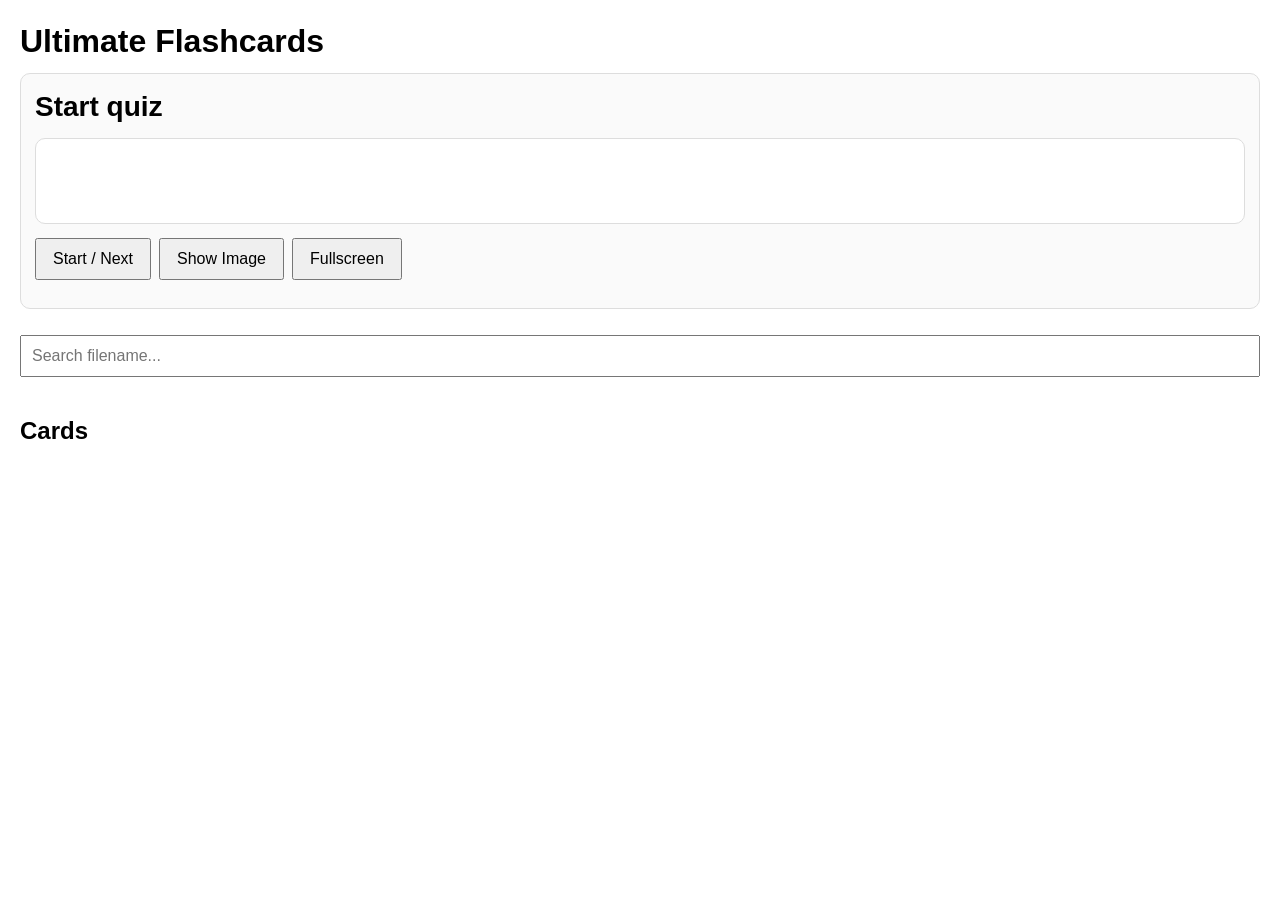
<file: index_sorted_desc.html>
<!DOCTYPE html>
<html>
<head>
<meta charset="UTF-8">
<meta name="viewport" content="width=device-width, initial-scale=1.0">
<title>Ultimate Flashcards</title>
<style>
body{font-family:Arial, sans-serif;margin:20px;line-height:1.35;}
h1{margin:0 0 10px 0;}
.controls{display:flex;flex-wrap:wrap;gap:8px;margin:10px 0 14px 0;}
button{padding:10px 16px;font-size:16px;cursor:pointer;}
#search{width:100%;padding:10px;font-size:16px;box-sizing:border-box;margin:12px 0 18px 0;}
#quizBox{border:1px solid #ddd;border-radius:10px;padding:14px;margin-bottom:14px;background:#fafafa;}
#quizPrompt{font-size:28px;font-weight:bold;margin-bottom:10px;}
#viewer{margin:12px 0 14px 0;padding:12px;border:1px solid #ddd;border-radius:10px;background:white;min-height:60px;}
#viewer img{max-width:100%;display:block;margin-top:8px;border-radius:8px;}
.card{padding:12px 10px;border-bottom:1px solid #ddd;cursor:pointer;display:flex;justify-content:space-between;}
.card:hover{background:#f5f5f5;}
</style>
</head>
<body>

<h1>Ultimate Flashcards</h1>

<div id="quizBox">
<div id="quizPrompt">Start quiz</div>
<div id="viewer"></div>

<div class="controls">
<button onclick="nextCard()">Start / Next</button>
<button onclick="showImage()">Show Image</button>
<button onclick="goFullscreen()">Fullscreen</button>
</div>
</div>

<input id="search" placeholder="Search filename..." oninput="render()">

<h2>Cards</h2>
<div id="cards"></div>

<script>

const IMAGE_API="https://api.github.com/repos/jinqiran/flashcards/contents/images"

let cards=[]
let current=null
let quizPool=[]
let touchStartX=0
let touchEndX=0

function extractNumber(name){
let m=name.match(/^(\d+)/)
return m?parseInt(m[1]):0
}

async function loadImages(){

const res=await fetch(IMAGE_API)
const data=await res.json()

cards=data
.filter(f=>f.type==="file")
.filter(f=>/\.(png|jpg|jpeg|gif|webp)$/i.test(f.name))
.map(f=>({
name:f.name,
url:f.download_url,
num:extractNumber(f.name)
}))

cards.sort((a,b)=>b.num-a.num)

render()

}

function render(){

const q=document.getElementById("search").value.toLowerCase()
const div=document.getElementById("cards")
div.innerHTML=""

cards
.filter(c=>c.name.toLowerCase().includes(q))
.forEach(c=>{

const row=document.createElement("div")
row.className="card"

row.innerHTML="<div>"+c.name+"</div>"

row.onclick=()=>{
current=c
showImage()
}

div.appendChild(row)

})

}

function resetQuiz(){
quizPool=[...cards]
}

function nextCard(){

if(quizPool.length===0){
resetQuiz()
}

current=quizPool.pop()

document.getElementById("quizPrompt").textContent=current.name
document.getElementById("viewer").innerHTML=""

window.scrollTo({top:0,behavior:"smooth"})

}

function showImage(){

if(!current)return

document.getElementById("viewer").innerHTML=
"<img src='"+encodeURI(current.url)+"'>"

window.scrollTo({top:0,behavior:"smooth"})

}

function goFullscreen(){
document.documentElement.requestFullscreen()
}

document.addEventListener("touchstart",e=>{
touchStartX=e.changedTouches[0].screenX
})

document.addEventListener("touchend",e=>{
touchEndX=e.changedTouches[0].screenX
if(touchEndX<touchStartX-50){nextCard()}
if(touchEndX>touchStartX+50){showImage()}
})

loadImages()

</script>

</body>
</html>
</file>
<file: styles.css>
:root{
  --bg:#08101d;
  --bg-2:#0d1524;
  --bg-3:#12203a;
  --panel:rgba(13,21,36,.92);
  --panel-2:rgba(18,30,53,.96);
  --panel-border:rgba(255,255,255,.08);
  --text:#f5f7fb;
  --muted:#97a3b7;
  --accent:#cb8648;
  --accent-2:#e0a96f;
  --accent-3:#1e2a40;
  --shadow:0 20px 56px rgba(0,0,0,.34);
  --shadow-soft:0 10px 28px rgba(0,0,0,.22);
  --radius:26px;
  --safe-bottom:max(14px, env(safe-area-inset-bottom));
}
*{box-sizing:border-box}
html,body{margin:0;padding:0;min-height:100%}
html{
  background:
    radial-gradient(circle at 0% 0%, rgba(203,134,72,.14), transparent 20%),
    radial-gradient(circle at 100% 0%, rgba(71,109,171,.12), transparent 24%),
    linear-gradient(180deg,#08101d 0%,#0c1523 45%,#0f1a2b 100%);
}
body{
  color:var(--text);
  font-family:-apple-system,BlinkMacSystemFont,"SF Pro Display","Segoe UI",Roboto,"Noto Sans CJK SC","PingFang TC","PingFang SC","Hiragino Sans GB","Microsoft YaHei",sans-serif;
  overscroll-behavior-y:contain;
}
button,input{font:inherit}
button{
  border:0;border-radius:18px;padding:14px 12px;
  background:linear-gradient(180deg,#cf8a4c,#b06c38);
  color:#fff;font-weight:800;cursor:pointer;
  box-shadow:0 12px 24px rgba(120,69,30,.26);
  transition:transform .12s ease, filter .12s ease, box-shadow .12s ease, opacity .12s ease;
}
button:hover{filter:brightness(1.03)}
button:active{transform:translateY(1px)}
button:disabled{opacity:.5;cursor:not-allowed;transform:none}
.ghost-btn{
  background:rgba(255,255,255,.035);
  box-shadow:none;
  border:1px solid rgba(255,255,255,.08);
  color:#edf2fa
}
.small-btn{padding:10px 12px;border-radius:14px;font-size:14px}
.accent-strong{background:linear-gradient(180deg,#cf8a4c,#b06c38)}
.app-shell{max-width:1280px;margin:0 auto;padding:10px 14px calc(94px + var(--safe-bottom))}
.topbar{
  display:flex;justify-content:space-between;align-items:center;gap:10px;
  margin-bottom:12px;position:sticky;top:0;z-index:12;
  padding-top:max(8px, env(safe-area-inset-top));padding-bottom:8px;
  background:linear-gradient(180deg,rgba(8,16,29,.95),rgba(8,16,29,.82) 82%,transparent);
  backdrop-filter:blur(18px)
}
.compact-title-row{display:flex;align-items:center;min-width:0}
.topbar-actions{display:flex;gap:8px;flex-wrap:wrap}
.compact-btn{padding:10px 14px;border-radius:16px;font-size:14px;font-weight:800;min-height:42px}
h1{margin:0;font-size:clamp(30px,5vw,40px);line-height:1.02;letter-spacing:-.04em;font-weight:900}
.layout{display:grid;grid-template-columns:minmax(0,1.85fr) minmax(320px,.9fr);gap:18px;align-items:start}
.main-panel,.list-panel{display:flex;flex-direction:column;gap:14px}
.prompt-card,.viewer-card,.controls-card,.list-panel{
  background:linear-gradient(180deg,rgba(16,26,43,.94),rgba(10,17,30,.98));
  border:1px solid var(--panel-border);
  border-radius:var(--radius);
  box-shadow:var(--shadow);
}
.prompt-card,.viewer-card,.controls-card{padding:16px}
.tappable{cursor:pointer}
.prompt-head,.controls-head,.viewer-topline,.list-header,.search-row{
  display:flex;justify-content:space-between;align-items:center;gap:10px
}
.prompt-head{align-items:flex-start;margin-bottom:10px}
.label{
  font-size:11px;color:var(--accent-2);font-weight:800;letter-spacing:.12em;text-transform:uppercase;margin-bottom:8px
}
.no-margin{margin-bottom:0}
.subtle{color:var(--muted);font-size:13px}
.pill{
  padding:8px 12px;border-radius:999px;background:rgba(255,255,255,.05);
  border:1px solid rgba(255,255,255,.08);font-size:13px;font-weight:800;white-space:nowrap
}
.prompt-badges{display:flex;gap:8px;flex-wrap:wrap;margin-bottom:10px}
.badge{
  display:inline-flex;align-items:center;gap:5px;padding:6px 10px;border-radius:999px;
  background:rgba(203,134,72,.10);border:1px solid rgba(224,169,111,.22);font-size:12px;font-weight:800;letter-spacing:.03em;color:#ffd6ac
}
.badge-new{background:rgba(203,134,72,.12)}
.badge-latest{background:rgba(224,169,111,.12)}
.prompt-text{font-size:clamp(26px,5vw,40px);font-weight:900;line-height:1.14;word-break:break-word}
.progress-track{margin-top:12px;height:8px;border-radius:999px;background:rgba(255,255,255,.08);overflow:hidden}
.progress-fill{height:100%;width:0;background:linear-gradient(90deg,var(--accent),var(--accent-2));transition:width .18s ease}
.viewer-card{padding:12px}
.viewer-topline{margin-bottom:8px}
#viewerTitle{font-weight:800}
.image-viewport{
  min-height:68vh;max-height:84vh;overflow:auto;-webkit-overflow-scrolling:touch;
  background:linear-gradient(180deg,#faf8f4,#f0ece4);
  border-radius:22px;padding:10px;
  touch-action:pinch-zoom pan-y;
  box-shadow:inset 0 0 0 1px rgba(15,23,42,.05), 0 12px 24px rgba(0,0,0,.12)
}
.image-stage{
  min-height:calc(68vh - 20px);
  display:flex;align-items:flex-start;justify-content:center;
}
.placeholder{color:#6d7480;padding:42px 16px;text-align:center;line-height:1.7}
#quizImage{
  display:block;
  width:auto;
  max-width:100%;
  height:auto;
  max-height:72svh;
  object-fit:contain;
  user-select:none;
  -webkit-user-drag:none;
  border-radius:12px;
}
#quizImage.is-tall{
  width:100%;
  max-width:100%;
  height:auto;
  max-height:none;
  object-fit:contain;
}
.button-grid{display:grid;grid-template-columns:repeat(3,minmax(0,1fr));gap:10px}
.button-grid button{min-height:48px}
.list-panel{
  padding:14px;position:sticky;top:12px;max-height:calc(100vh - 24px);overflow:hidden;
}
.list-header h2{margin:0;font-size:20px}
#closeListBtn{display:none}
.search-row{align-items:stretch}
#searchInput{
  width:100%;padding:12px 14px;border-radius:14px;
  border:1px solid rgba(255,255,255,.08);background:rgba(255,255,255,.04);color:var(--text)
}
.cards-list{overflow:auto;display:flex;flex-direction:column;gap:10px;padding-right:4px}
.card-item{
  padding:14px;border-radius:18px;background:rgba(255,255,255,.04);
  border:1px solid rgba(255,255,255,.06);cursor:pointer;box-shadow:var(--shadow-soft)
}
.card-item:hover{background:rgba(255,255,255,.06)}
.card-item.active{outline:2px solid rgba(224,169,111,.62);background:rgba(255,255,255,.08)}
.card-item.is-new{
  border-color:rgba(224,169,111,.20);
  background:linear-gradient(180deg,rgba(203,134,72,.08),rgba(255,255,255,.03))
}
.card-topline{display:flex;align-items:center;justify-content:space-between;gap:10px;margin-bottom:6px}
.card-title{font-weight:800;line-height:1.28;word-break:break-word;flex:1}
.card-badge{display:inline-flex;align-items:center;padding:4px 8px;border-radius:999px;font-size:11px;font-weight:900;letter-spacing:.04em;white-space:nowrap}
.card-badge.new{background:rgba(203,134,72,.12);border:1px solid rgba(224,169,111,.22);color:#ffd6ac}
.card-badge.latest{background:rgba(224,169,111,.12);border:1px solid rgba(224,169,111,.24);color:#ffe2c1}
.card-meta{margin-top:4px;font-size:12px;color:var(--muted)}
.mobile-action-bar{
  position:fixed;left:0;right:0;bottom:0;z-index:30;display:none;
  grid-template-columns:1fr 1.2fr 1fr;gap:10px;
  padding:10px 12px calc(var(--safe-bottom));
  background:linear-gradient(180deg,rgba(8,16,29,.08),rgba(8,16,29,.92) 24%,rgba(8,16,29,.98));
  backdrop-filter:blur(16px);border-top:1px solid rgba(255,255,255,.08)
}
.mobile-action-bar button{min-height:54px;border-radius:18px;font-size:17px}
.drawer-backdrop{position:fixed;inset:0;background:rgba(2,6,23,.55);backdrop-filter:blur(2px);z-index:18}
.hidden{display:none !important}
.hidden-mobile-panel{display:block}
@media (max-width: 980px){
  #closeListBtn{display:inline-flex}
  .layout{grid-template-columns:1fr}
  .list-panel{
    position:fixed;left:0;right:0;bottom:0;top:auto;z-index:20;max-height:84vh;
    border-radius:24px 24px 0 0;transform:translateY(102%);transition:transform .22s ease;
    padding-bottom:calc(16px + var(--safe-bottom))
  }
  .list-panel.open{transform:translateY(0)}
  .mobile-action-bar{display:grid}
  .hidden-mobile-panel{display:none}
  .hidden-mobile-panel.open{display:block}
  .image-viewport{min-height:70vh;max-height:none;overflow:auto;padding:8px 8px 12px}
  .image-stage{min-height:0;display:block}
  #quizImage{display:block;width:auto;max-width:100%;height:auto;max-height:76svh;margin:0 auto}
  #quizImage.is-tall{width:100%;max-height:none}
}
@media (max-width: 720px){
  .app-shell{padding:8px 12px calc(94px + var(--safe-bottom))}
  .topbar{gap:8px;align-items:center}
  .topbar-actions{gap:8px;flex:0 0 auto;width:auto}
  .topbar-actions button{min-height:40px;padding:8px 12px}
  h1{font-size:clamp(24px,9vw,34px)}
  .prompt-card,.viewer-card,.controls-card{padding:14px}
  .prompt-text{font-size:clamp(22px,8vw,34px)}
  .subtle{font-size:12px}
  .button-grid{grid-template-columns:repeat(2,minmax(0,1fr))}
  .viewer-card{padding:12px}
}
.active-filter{background:rgba(203,134,72,.12);border-color:rgba(224,169,111,.22)!important;color:#ffe2c1}
</file>
